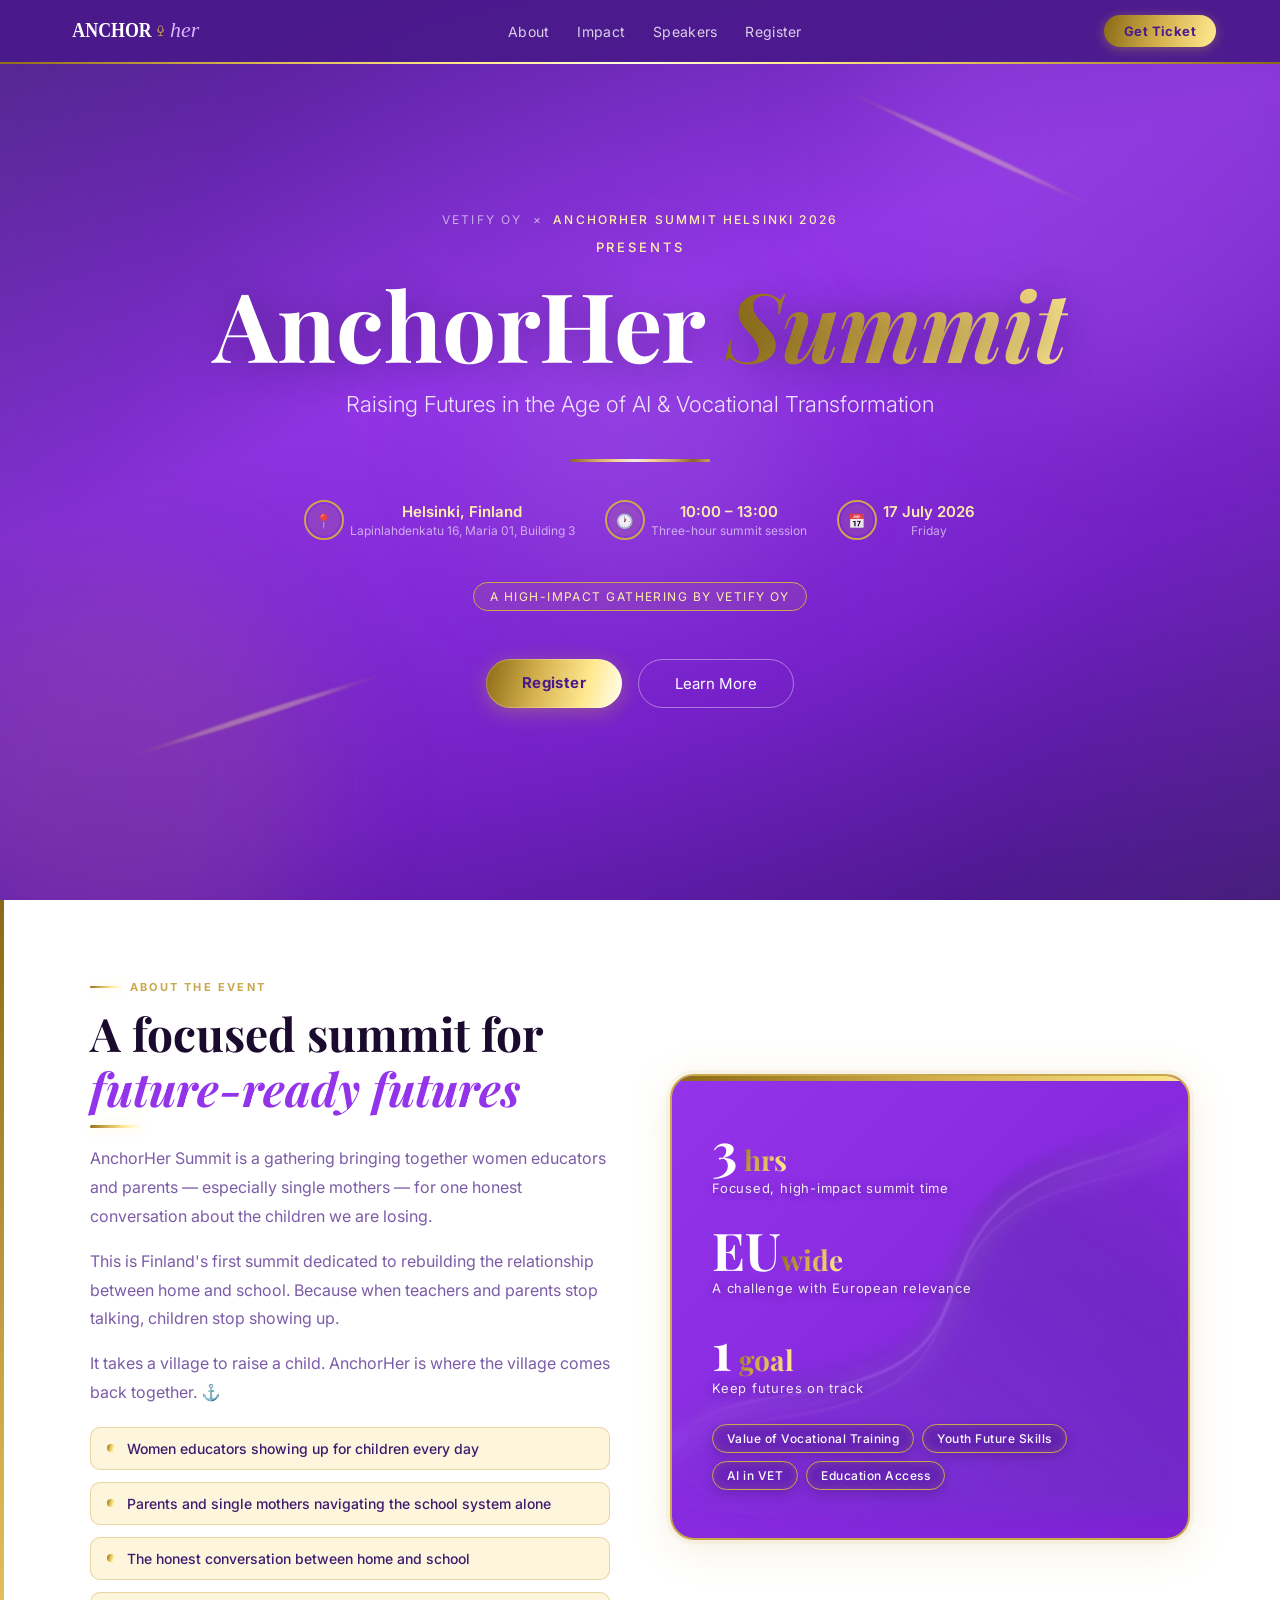
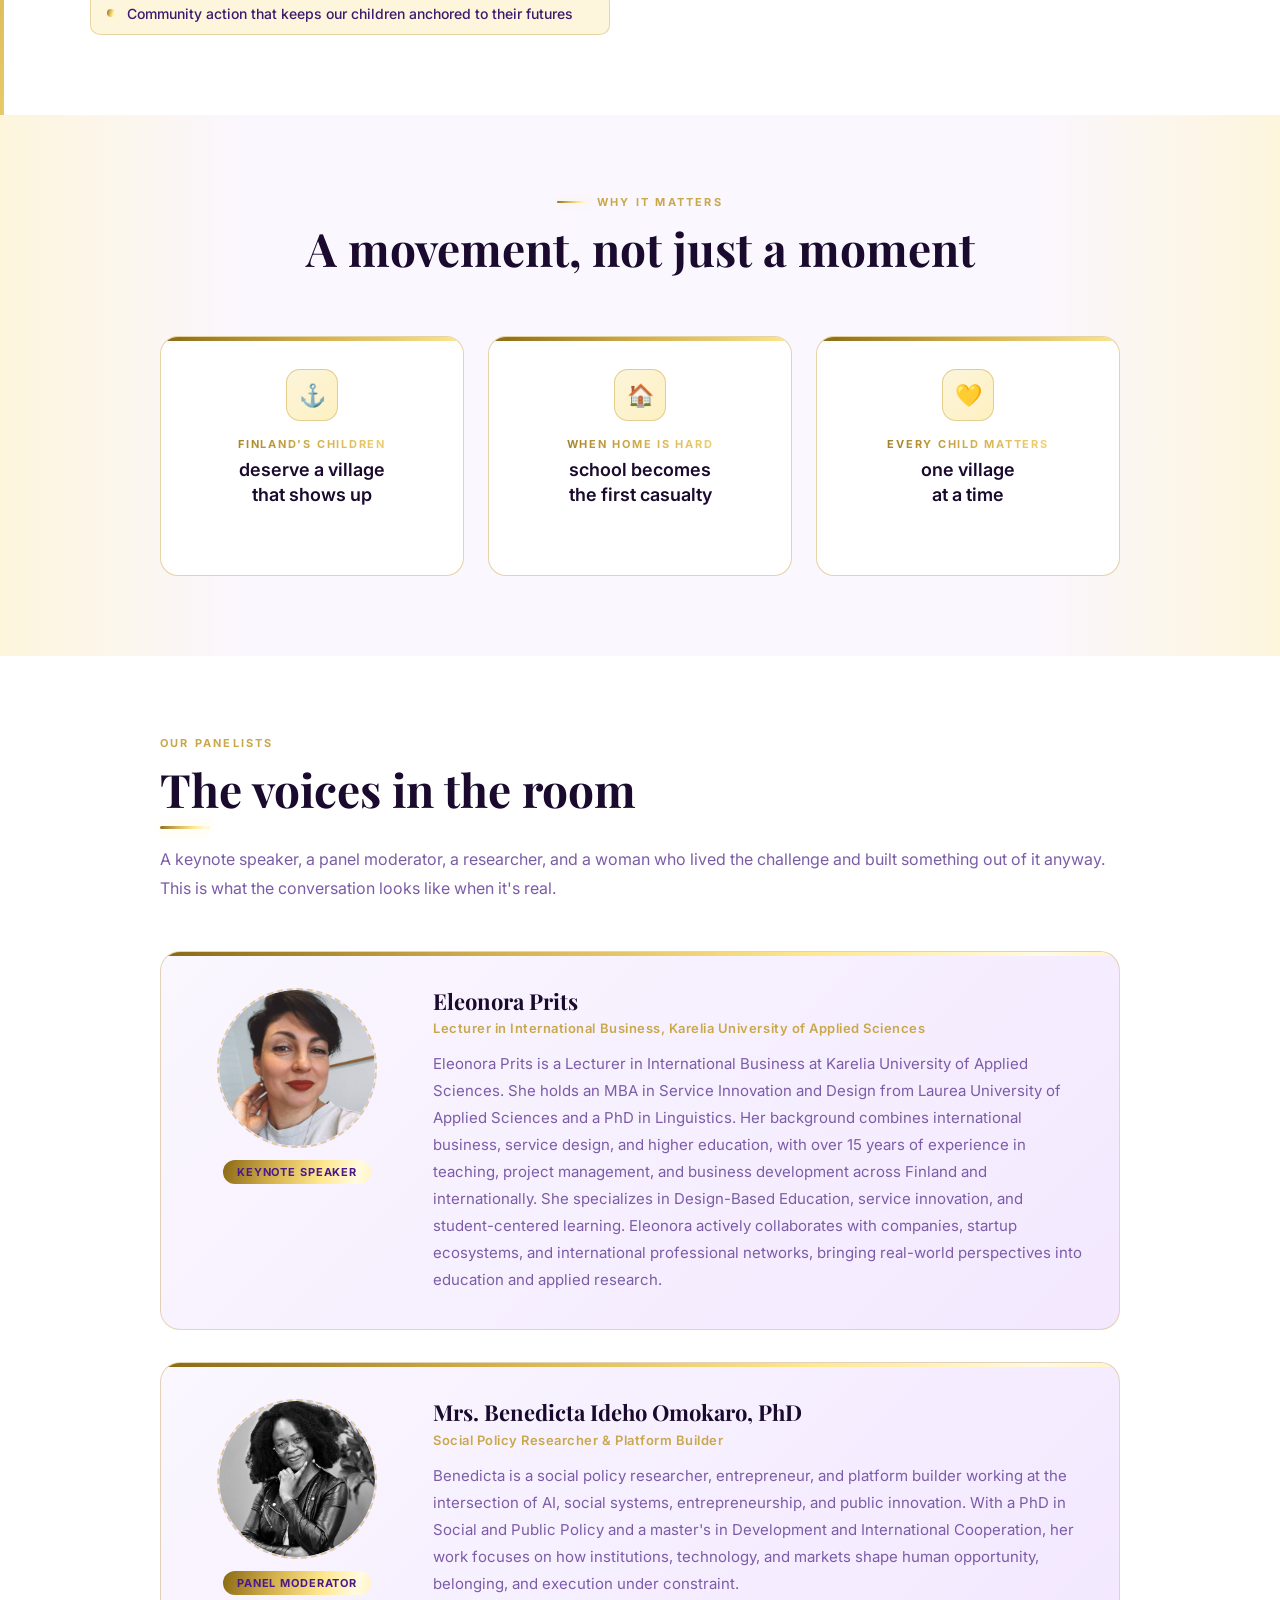
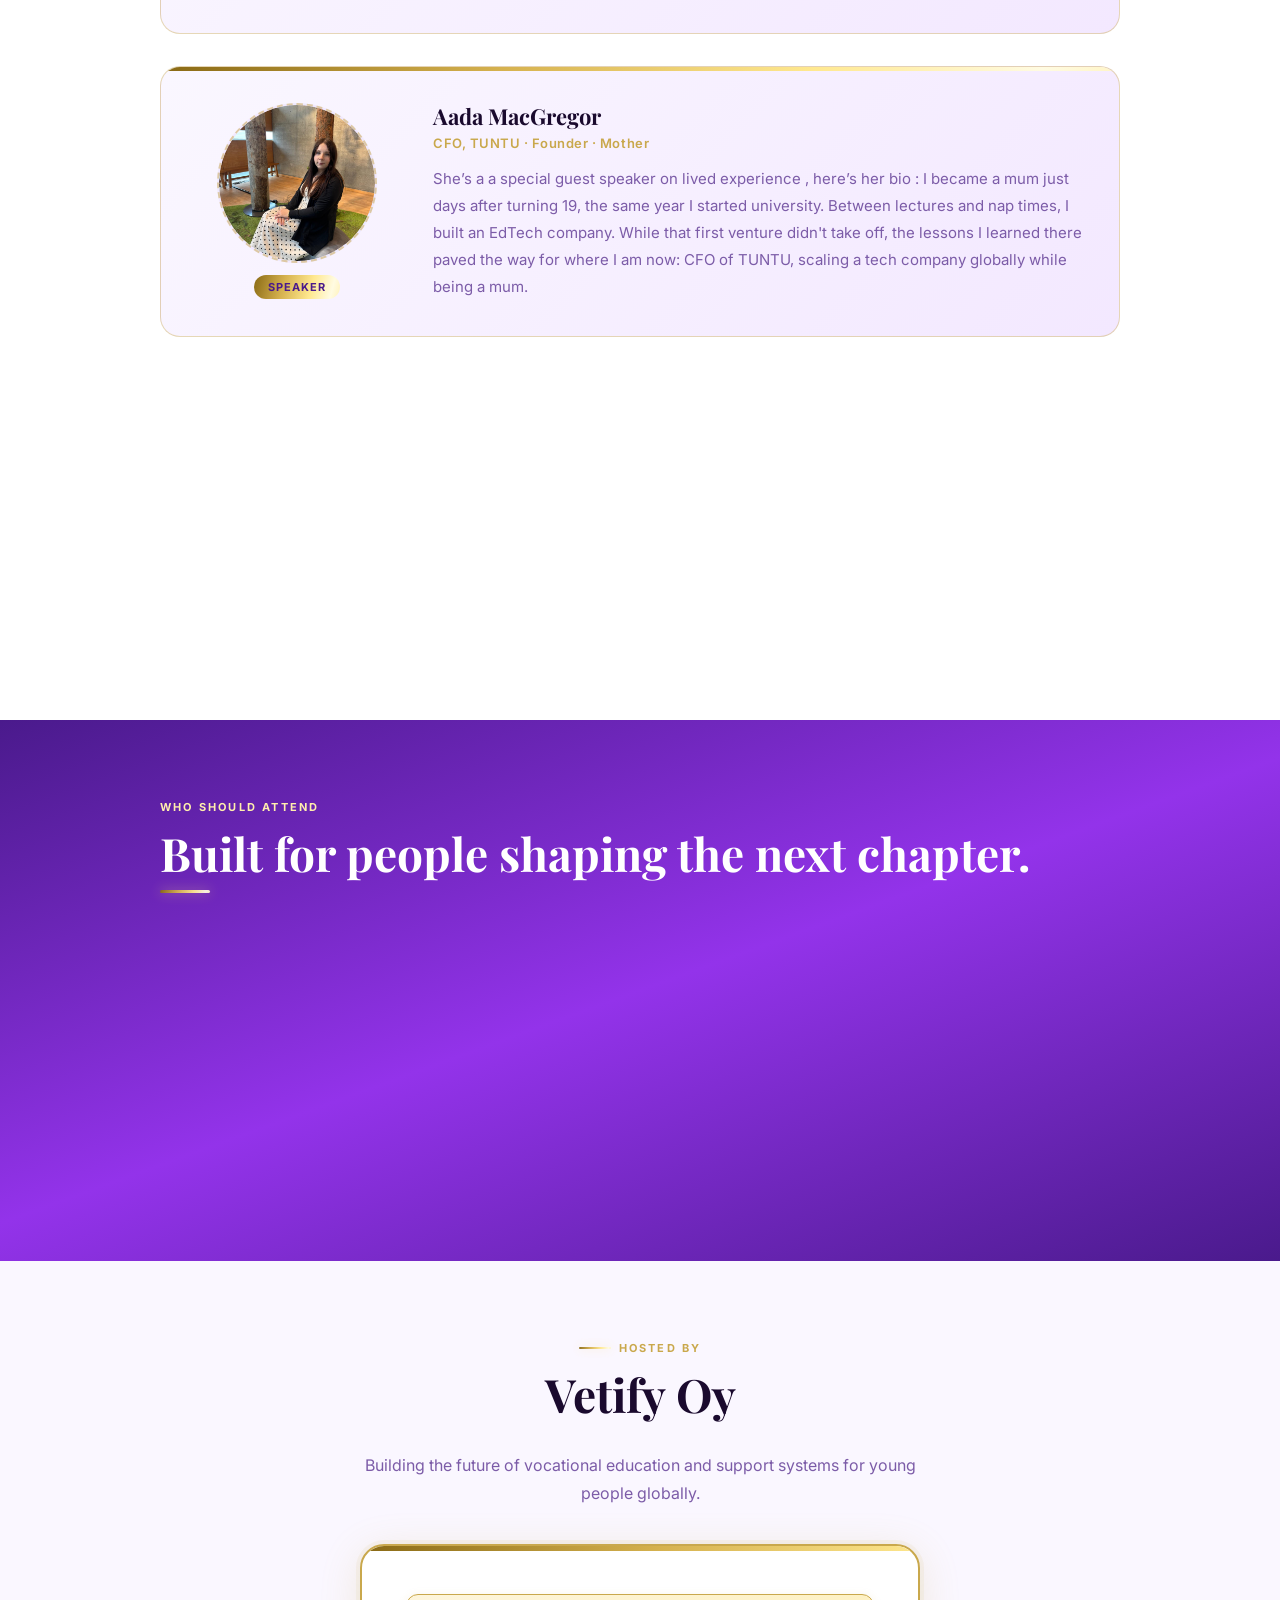
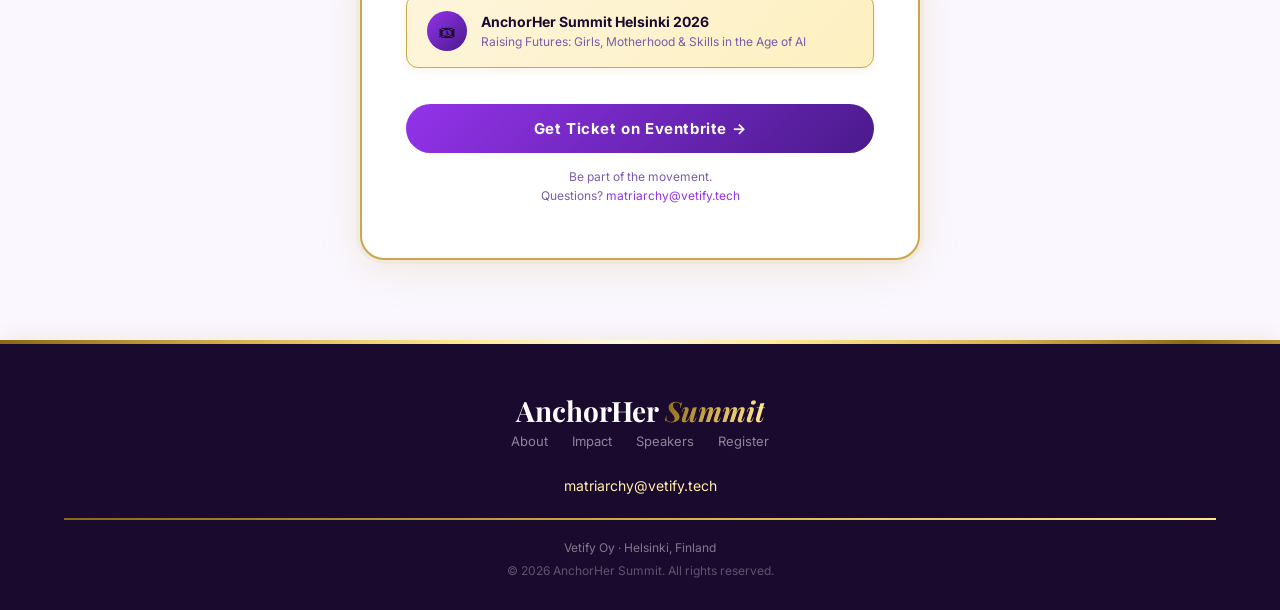
<file: index.html>
<!DOCTYPE html>
<html lang="en">
  <head>
    <meta charset="UTF-8" />
    <meta name="viewport" content="width=device-width, initial-scale=1.0" />
    <title>AnchorHer Summit Helsinki 2026 | Vetify Oy</title>
    <link
      href="https://fonts.googleapis.com/css2?family=Playfair+Display:ital,wght@0,400;0,600;0,700;1,400&family=Inter:wght@300;400;500;600&display=swap"
      rel="stylesheet"
    />
    <link rel="icon" type="image/x-icon" href="favicon.ico" />
    <link rel="stylesheet" href="styles.css" />
  </head>
  <body>
    <!-- NAV -->
    <nav>
      <div class="nav-brand">
        <img
          src="anchor_her_logo_gold_mic.svg"
          alt="AnchorHer logo"
          class="nav-brand-logo"
        />
      </div>
      <div class="nav-links">
        <a href="#about">About</a>
        <a href="#details">Impact</a>
        <a href="#speakers">Speakers</a>
        <a href="#register">Register</a>
      </div>
      <a
        href="https://www.eventbrite.com/e/anchor-her-2026-tickets-1987062125307?utm_experiment=test_share_listing&aff=ebdsshios&sg=4c2efbb95461419b3575d5b0c4563338e0e5903db232648cd153c966b1253287ff95b7b85a6dab81c7ffede39c8ee345f664fbf305e3b90b16de15519424bc4d80ee0aa42f02c22184fb0f5b1e31"
        target="_blank"
        rel="noopener noreferrer"
        class="nav-cta"
        >Get Ticket</a
      >
    </nav>

    <!-- HERO -->
    <section class="hero" id="home">
      <div class="hero-orb orb1"></div>
      <div class="hero-orb orb2"></div>
      <div class="hero-orb orb3"></div>
      <div class="gold-line gl1"></div>
      <div class="gold-line gl2"></div>

      <p class="hero-collab">
        Vetify Oy &nbsp;×&nbsp; <span>AnchorHer Summit Helsinki 2026</span>
      </p>
      <p class="hero-eyebrow">Presents</p>
      <h1 class="hero-title">AnchorHer <em>Summit</em></h1>
      <p class="hero-subtitle">
        Raising Futures in the Age of AI &amp; Vocational Transformation
      </p>

      <div class="hero-meta">
        <div class="hero-meta-item">
          <div class="hero-meta-icon">📍</div>
          <div class="hero-meta-text">
            <strong>Helsinki, Finland</strong>
            <span>Lapinlahdenkatu 16, Maria 01, Building 3</span>
          </div>
        </div>
        <div class="hero-meta-item">
          <div class="hero-meta-icon">🕐</div>
          <div class="hero-meta-text">
            <strong>10:00 – 13:00</strong>
            <span>Three-hour summit session</span>
          </div>
        </div>
        <div class="hero-meta-item">
          <div class="hero-meta-icon">📅</div>
          <div class="hero-meta-text">
            <strong>17 July 2026</strong>
            <span>Friday</span>
          </div>
        </div>
      </div>

      <div class="hero-badge">A high-impact gathering by Vetify Oy</div>

      <div class="hero-cta">
        <a
          href="https://www.eventbrite.com/e/anchor-her-2026-tickets-1987062125307?utm_experiment=test_share_listing&aff=ebdsshios&sg=4c2efbb95461419b3575d5b0c4563338e0e5903db232648cd153c966b1253287ff95b7b85a6dab81c7ffede39c8ee345f664fbf305e3b90b16de15519424bc4d80ee0aa42f02c22184fb0f5b1e31"
          target="_blank"
          rel="noopener noreferrer"
          class="btn-primary"
          >Register</a
        >
        <a href="#about" class="btn-outline">Learn More</a>
      </div>
    </section>

    <!-- ABOUT -->
    <section class="about" id="about">
      <div class="about-grid">
        <div>
          <p class="section-label">About the Event</p>
          <h2 class="section-title">
            A focused summit for <em>future-ready futures</em>
          </h2>

          <p class="section-body">
            AnchorHer Summit is a gathering bringing together women educators
            and parents — especially single mothers — for one honest
            conversation about the children we are losing.
          </p>
          <p class="section-body" style="margin-top: 16px">
            This is Finland's first summit dedicated to rebuilding the
            relationship between home and school. Because when teachers and
            parents stop talking, children stop showing up.
          </p>
          <p class="section-body" style="margin-top: 16px">
            It takes a village to raise a child. AnchorHer is where the village
            comes back together. ⚓
          </p>

          <div class="audience-list">
            <div class="audience-item">
              <div class="audience-dot"></div>
              <span>Women educators showing up for children every day</span>
            </div>
            <div class="audience-item">
              <div class="audience-dot"></div>
              <span
                >Parents and single mothers navigating the school system
                alone</span
              >
            </div>
            <div class="audience-item">
              <div class="audience-dot"></div>
              <span>The honest conversation between home and school</span>
            </div>
            <div class="audience-item">
              <div class="audience-dot"></div>
              <span
                >Community action that keeps our children anchored to their
                futures</span
              >
            </div>
          </div>
        </div>
        <div class="about-visual">
          <div class="about-visual-accent"></div>
          <div class="about-stat">
            <div class="about-stat-num">3<span> hrs</span></div>
            <div class="about-stat-label">Focused, high-impact summit time</div>
          </div>
          <div class="about-stat">
            <div class="about-stat-num">EU<span>wide</span></div>
            <div class="about-stat-label">
              A challenge with European relevance
            </div>
          </div>
          <div class="about-stat">
            <div class="about-stat-num">1<span> goal</span></div>
            <div class="about-stat-label">Keep futures on track</div>
          </div>
          <div class="about-tags">
            <div class="tag">Value of Vocational Training</div>
            <div class="tag">Youth Future Skills</div>
            <div class="tag">AI in VET</div>
            <div class="tag">Education Access</div>
          </div>
        </div>
      </div>
    </section>

    <!-- DETAILS -->
    <section class="details" id="details">
      <div class="section-center">
        <p class="section-label" style="justify-content: center">
          Why It Matters
        </p>
        <h2 class="section-title no-underline">
          A movement, not just a moment
        </h2>
      </div>
      <div class="details-grid">
        <div class="detail-card">
          <div class="detail-icon">⚓</div>
          <div class="detail-label">Finland's Children</div>
          <div class="detail-value">deserve a village<br />that shows up</div>
        </div>
        <div class="detail-card">
          <div class="detail-icon">🏠</div>
          <div class="detail-label">When Home Is Hard</div>
          <div class="detail-value">school becomes<br />the first casualty</div>
        </div>
        <div class="detail-card">
          <div class="detail-icon">💛</div>
          <div class="detail-label">Every Child Matters</div>
          <div class="detail-value">one village<br />at a time</div>
        </div>
      </div>
    </section>

    <!-- SPEAKERS -->
    <section class="speakers" id="speakers">
      <div class="speakers-inner">
        <div class="section-center section-center-wide section-header-left">
          <p class="section-label">Our Panelists</p>
          <h2 class="section-title">The voices in the room</h2>
          <p class="section-body speakers-intro">
            A keynote speaker, a panel moderator, a researcher, and a woman who
            lived the challenge and built something out of it anyway. This is
            what the conversation looks like when it's real.
          </p>
        </div>

        <div class="speakers-grid speakers-grid-full">
          <!-- KEYNOTE SPEAKER — Eleonora Prits -->
          <div class="speaker-card speaker-card-full">
            <div class="speaker-photo-wrap">
              <div class="speaker-avatar">
                <img src="keynote.jpeg" alt="Eleonora Prits" />
              </div>
              <div class="speaker-role-badge">Keynote Speaker</div>
            </div>
            <div class="speaker-info">
              <div class="speaker-name-ph">Eleonora Prits</div>
              <div class="speaker-role-ph">
                Lecturer in International Business, Karelia University of
                Applied Sciences
              </div>
              <p class="speaker-bio">
                Eleonora Prits is a Lecturer in International Business at Karelia University of Applied Sciences. She holds an MBA in Service Innovation and Design from Laurea University of Applied Sciences and a PhD in Linguistics. Her background combines international business, service design, and higher education, with over 15 years of experience in teaching, project management, and business development across Finland and internationally. She specializes in Design-Based Education, service innovation, and student-centered learning. Eleonora actively collaborates with companies, startup ecosystems, and international professional networks, bringing real-world perspectives into education and applied research.
              </p>
            </div>
          </div>

          <!-- PANELIST 1 — Panel Moderator -->
          <div class="speaker-card speaker-card-full">
            <div class="speaker-photo-wrap">
              <div class="speaker-avatar">
                <img src="first.jpeg" alt="Mrs. Benedicta Ideho Omokaro, PhD" />
              </div>
              <div class="speaker-role-badge">Panel Moderator</div>
            </div>
            <div class="speaker-info">
              <div class="speaker-name-ph">
                Mrs. Benedicta Ideho Omokaro, PhD
              </div>
              <div class="speaker-role-ph">
                Social Policy Researcher &amp; Platform Builder
              </div>
              <p class="speaker-bio">
                Benedicta is a social policy researcher, entrepreneur, and
                platform builder working at the intersection of AI, social
                systems, entrepreneurship, and public innovation. With a PhD in
                Social and Public Policy and a master's in Development and
                International Cooperation, her work focuses on how institutions,
                technology, and markets shape human opportunity, belonging, and
                execution under constraint.
              </p>
            </div>
          </div>

          <!-- PANELIST 3 — Aada -->
          <div class="speaker-card speaker-card-full">
            <div class="speaker-photo-wrap">
              <div class="speaker-avatar">
                <img src="aado.jpeg" alt="Aada" />
              </div>
              <div class="speaker-role-badge">Speaker</div>
            </div>
            <div class="speaker-info">
              <div class="speaker-name-ph">Aada MacGregor</div>
              <div class="speaker-role-ph">CFO, TUNTU · Founder · Mother</div>
              <p class="speaker-bio">
                She’s a a special guest speaker on lived experience , here’s her
                bio : I became a mum just days after turning 19, the same year I
                started university. Between lectures and nap times, I built an
                EdTech company. While that first venture didn't take off, the
                lessons I learned there paved the way for where I am now: CFO of
                TUNTU, scaling a tech company globally while being a mum.
              </p>
            </div>
          </div>

          <!-- PANELIST 4 — Anna Fatima Sambou -->
          <div class="speaker-card speaker-card-full">
            <div class="speaker-photo-wrap">
              <div class="speaker-avatar">
                <img src="anna.jpeg" alt="Anna Fatima Sambou" />
              </div>
              <div class="speaker-role-badge">Youth Moderator</div>
            </div>
            <div class="speaker-info">
              <div class="speaker-name-ph">Anna Fatima Sambou</div>
              <div class="speaker-role-ph">
                Founder, MunKamu Oy | IT Talent Acquisition Specialist |
                Business Development Professional
              </div>
              <p class="speaker-bio">
                Anna Fatima Sambou is a business development professional and
                tech-focused talent acquisition specialist with over a decade of
                experience in international business management, growth
                strategy, and organizational development. She has built her
                career at the intersection of technology, talent, and business
                growth, helping companies identify top IT talent, expand into
                new markets, and build sustainable teams.
              </p>
            </div>
          </div>
        </div>
      </div>
    </section>

    <!-- PERKS -->
    <section class="perks" id="perks">
      <div class="perks-inner">
        <div class="section-center section-center-wide section-header-left">
          <p class="section-label">Who Should Attend</p>
          <h2 class="section-title" style="color: white">
            Built for people shaping the next chapter.
          </h2>
        </div>
        <div class="perks-grid">
          <div class="perk-card">
            <div class="perk-icon">🎓</div>
            <div class="perk-title">Educators</div>
            <div class="perk-desc">
              K-12 and vocational educators working to keep girls and young
              mothers in education.
            </div>
          </div>
          <div class="perk-card">
            <div class="perk-icon">💡</div>
            <div class="perk-title">EdTech Leaders</div>
            <div class="perk-desc">
              People building tools, platforms, and services for future-ready
              learning.
            </div>
          </div>
          <div class="perk-card">
            <div class="perk-icon">🏛️</div>
            <div class="perk-title">Policy &amp; Community Leaders</div>
            <div class="perk-desc">
              Municipalities, NGOs, employers, and workforce innovators.
            </div>
          </div>
        </div>
      </div>
    </section>

    <!-- REGISTER -->
    <section class="register" id="register">
      <div class="register-inner">
        <div class="section-center register-intro" style="margin-bottom: 36px">
          <p class="section-label" style="justify-content: center">Hosted By</p>
          <h2 class="section-title no-underline">Vetify Oy</h2>
          <p class="section-body" style="margin: 0 auto; text-align: center">
            Building the future of vocational education and support systems for
            young people globally.
          </p>
        </div>
        <div class="register-card">
          <div class="free-ticket-banner">
            <div class="ticket-icon">🎟</div>
            <div class="ticket-info">
              <strong>AnchorHer Summit Helsinki 2026</strong>
              <span
                >Raising Futures: Girls, Motherhood &amp; Skills in the Age of
                AI</span
              >
            </div>
          </div>
          <div style="text-align: center; padding: 8px 0 4px">
            <a
              href="https://www.eventbrite.com/e/anchor-her-2026-tickets-1987062125307?utm_experiment=test_share_listing&aff=ebdsshios&sg=4c2efbb95461419b3575d5b0c4563338e0e5903db232648cd153c966b1253287ff95b7b85a6dab81c7ffede39c8ee345f664fbf305e3b90b16de15519424bc4d80ee0aa42f02c22184fb0f5b1e31"
              target="_blank"
              rel="noopener noreferrer"
              class="submit-btn"
            >
              Get Ticket on Eventbrite →
            </a>
            <p class="form-note">
              Be part of the movement.<br />
              Questions?
              <a href="mailto:matriarchy@vetify.tech">matriarchy@vetify.tech</a>
            </p>
          </div>
        </div>
      </div>
    </section>

    <!-- FOOTER -->
    <footer>
      <div class="footer-brand">AnchorHer <em>Summit</em></div>
      <div class="footer-links">
        <a href="#about">About</a>
        <a href="#details">Impact</a>
        <a href="#speakers">Speakers</a>
        <a href="#register">Register</a>
      </div>
      <div class="footer-email">matriarchy@vetify.tech</div>
      <div class="footer-divider"></div>
      <div class="footer-orgs">Vetify Oy · Helsinki, Finland</div>
      <div class="footer-copy">
        © 2026 AnchorHer Summit. All rights reserved.
      </div>
    </footer>

    <script src="script.js"></script>
  </body>
</html>
</file>
<file: styles.css>
/* ─── VARIABLES ─────────────────────────────────────────── */
:root {
  --purple-dark: #4a1a8c; /* Nav background, button gradients, deep shadows */
  --purple-main: #7c22d4; /* General purple, about section visual */
  --purple-vivid: #9333ea; /* Primary accent, links, section labels, form inputs */
  --purple-bright: #a855f7; /* Lighter accent, speaker avatar gradients */
  --purple-mid: #b57bee; /* Mid-tone, transitions */
  --purple-light: #d8b4fe; /* Light tint */
  --purple-pale: #f3e8ff; /* Background tints, speaker card backgrounds */
  /* flat gold fallbacks */
  --gold: #c9a84c;
  --gold-light: #ffefad;
  --gold-pale: #fdf5dc;

  /* metallic gold: dark → mid → bright highlight → mid → dark */
  --gold-metal: linear-gradient(
    105deg,
    #896914 0%,
    #d6b24f 20%,
    #ffe88f 38%,
    #fffbe2 50%,
    #ffe88f 62%,
    #d6b24f 80%,
    #896914 100%
  );

  /* shimmer version — oversized so it can animate */
  --gold-shimmer: linear-gradient(
    105deg,
    #896914 0%,
    #d6b24f 18%,
    #ffe88f 34%,
    #fffbe2 46%,
    #ffe88f 58%,
    #d6b24f 74%,
    #896914 88%,
    #d6b24f 100%
  );

  --white: #ffffff;
  --off-white: #faf7ff;
  --text-dark: #1a0a2e;
  --text-mid: #3d1a6e;
  --text-muted: #7c5ca8;
}

/* Utility: apply to any element that should use the gold gradient */
.gold-shiny {
  background: var(--gold-shimmer);
  background-size: 200% auto;
}

/* ─── RESET ─────────────────────────────────────────────────*/
* {
  margin: 0;
  padding: 0;
  box-sizing: border-box;
}
html {
  scroll-behavior: smooth;
}
body {
  font-family: "Inter", sans-serif;
  background: var(--off-white);
  color: var(--text-dark);
  overflow-x: hidden;
}

/* ─── NAV ────────────────────────────────────────────────── */
nav {
  position: fixed;
  top: 0;
  left: 0;
  right: 0;
  z-index: 100;
  background: rgba(74, 26, 140, 0.95);
  backdrop-filter: blur(8px);
  display: flex;
  align-items: center;
  justify-content: space-between;
  padding: 0 5%;
  height: 64px;
  border-bottom: 2px solid transparent;
  border-image: var(--gold-metal) 1;
}
.nav-brand {
  display: flex;
  align-items: center;
  justify-content: center;
  padding: 0;
  flex: 0 0 auto;
}
.nav-brand-logo {
  width: auto;
  height: 40px;
  max-width: min(42vw, 250px);
  display: block;
  flex-shrink: 0;
}
.nav-links {
  display: flex;
  gap: 28px;
}
.nav-links a {
  color: rgba(255, 255, 255, 0.8);
  text-decoration: none;
  font-size: 14px;
  font-weight: 400;
  letter-spacing: 0.02em;
  transition: color 0.2s;
}
.nav-links a:hover {
  color: var(--gold-light);
}
.nav-cta {
  background: var(--gold-shimmer);
  background-size: 300% auto;
  color: var(--purple-dark);
  padding: 8px 20px;
  border-radius: 24px;
  font-size: 13px;
  font-weight: 700;
  text-decoration: none;
  letter-spacing: 0.03em;
  box-shadow: 0 2px 12px rgba(201, 168, 76, 0.4);
}

/* ─── HERO ───────────────────────────────────────────────── */
.hero {
  min-height: 100vh;
  background: linear-gradient(
    160deg,
    var(--purple-dark) 0%,
    var(--purple-vivid) 40%,
    var(--purple-main) 70%,
    var(--purple-dark) 100%
  );
  display: flex;
  flex-direction: column;
  align-items: center;
  justify-content: center;
  text-align: center;
  padding: 80px 5% 60px;
  position: relative;
  overflow: hidden;
}
.hero::before {
  content: "";
  position: absolute;
  inset: 0;
  background: radial-gradient(
    circle at center,
    transparent 35%,
    rgba(38, 7, 86, 0.18) 100%
  );
  pointer-events: none;
}
.hero::after {
  content: "";
  position: absolute;
  inset: 0;
  background: linear-gradient(
      115deg,
      rgba(255, 255, 255, 0.05) 0%,
      transparent 18%,
      transparent 82%,
      rgba(255, 239, 173, 0.04) 100%
    ),
    linear-gradient(180deg, rgba(255, 255, 255, 0.02), rgba(0, 0, 0, 0.06));
  pointer-events: none;
}
.hero-orb {
  position: absolute;
  border-radius: 50%;
  background: rgba(168, 85, 247, 0.25);
  filter: blur(60px);
}
.orb1 {
  width: 500px;
  height: 500px;
  top: -100px;
  right: -100px;
}
.orb2 {
  width: 400px;
  height: 400px;
  bottom: -80px;
  left: -80px;
  background: rgba(201, 168, 76, 0.12);
}
.orb3 {
  width: 300px;
  height: 300px;
  top: 50%;
  left: 50%;
  transform: translate(-50%, -50%);
  background: rgba(181, 123, 238, 0.2);
}

.gold-line {
  position: absolute;
  width: 260px;
  height: 10px;
  opacity: 0.42;
  border-radius: 999px;
  background: radial-gradient(
    ellipse at center,
    rgba(255, 239, 173, 0.95) 0%,
    rgba(255, 239, 173, 0.72) 34%,
    rgba(201, 168, 76, 0.22) 58%,
    rgba(201, 168, 76, 0) 76%
  );
  filter: blur(0.3px);
  transform-origin: center;
}
.gl1 {
  top: 16%;
  right: 14%;
  transform: rotate(25deg) skewX(-18deg) scaleY(0.85);
}
.gl2 {
  bottom: 20%;
  left: 10%;
  transform: rotate(-18deg) skewX(16deg) scaleY(0.85);
}

.hero-collab {
  color: rgba(255, 255, 255, 0.6);
  font-size: 12px;
  letter-spacing: 0.18em;
  text-transform: uppercase;
  margin-bottom: 12px;
  position: relative;
  z-index: 1;
}
.hero-collab span {
  color: var(--gold-light);
  font-weight: 500;
}
.hero-eyebrow {
  font-size: 13px;
  letter-spacing: 0.22em;
  text-transform: uppercase;
  color: var(--gold-light);
  font-weight: 500;
  margin-bottom: 20px;
  position: relative;
  z-index: 1;
}
.hero-title {
  font-family: "Playfair Display", Georgia, serif;
  font-size: clamp(52px, 8vw, 96px);
  font-weight: 700;
  color: var(--white);
  line-height: 1;
  margin-bottom: 16px;
  position: relative;
  z-index: 1;
  text-shadow: 0 2px 40px rgba(0, 0, 0, 0.3);
}
.hero-title em {
  font-style: italic;
  background: var(--gold-shimmer);
  background-size: 300% auto;
  -webkit-background-clip: text;
  -webkit-text-fill-color: transparent;
  background-clip: text;
}
.hero-subtitle {
  font-size: clamp(16px, 2.5vw, 22px);
  color: rgba(255, 255, 255, 0.85);
  font-weight: 300;
  max-width: none;
  width: fit-content;
  white-space: nowrap;
  line-height: 1.6;
  margin: 0 auto 40px;
  position: relative;
  z-index: 1;
  padding: 0 0 40px;
  text-align: left;
}
.hero-subtitle::after {
  content: "";
  position: absolute;
  left: 50%;
  bottom: 0;
  width: 140px;
  height: 3px;
  background: var(--gold-shimmer);
  border-radius: 999px;
  opacity: 0.9;
  transform: translateX(-50%);
}
.hero-meta {
  display: flex;
  gap: 32px;
  justify-content: center;
  flex-wrap: wrap;
  margin-top: 0;
  margin-bottom: 44px;
  position: relative;
  z-index: 1;
}
.hero-meta-item {
  display: flex;
  align-items: center;
  gap: 8px;
  color: rgba(255, 255, 255, 0.9);
  font-size: 14px;
}
.hero-meta-icon {
  min-width: 36px;
  height: 36px;
  border-radius: 50%;
  background: rgba(201, 168, 76, 0.15);
  border: 2px solid transparent;
  border-radius: 50%;
  background-clip: padding-box;
  outline: 2px solid var(--gold);
  outline-offset: 0;
  display: flex;
  align-items: center;
  justify-content: center;
  font-size: 14px;
}
.hero-meta-text strong {
  display: block;
  font-size: 15px;
  font-weight: 600;
  color: var(--gold-light);
}
.hero-meta-text span {
  font-size: 12px;
  color: rgba(255, 255, 255, 0.6);
}
.hero-badge {
  background: rgba(201, 168, 76, 0.1);
  border: 1px solid var(--gold);
  color: var(--gold-light);
  font-size: 12px;
  letter-spacing: 0.12em;
  text-transform: uppercase;
  padding: 6px 16px;
  border-radius: 24px;
  margin-bottom: 48px;
  position: relative;
  z-index: 1;
}
.hero-cta {
  display: flex;
  gap: 16px;
  justify-content: center;
  flex-wrap: wrap;
  position: relative;
  z-index: 1;
}

.btn-primary {
  background: var(--gold-metal);
  background-size: 200% auto;
  color: var(--purple-dark);
  padding: 14px 36px;
  border-radius: 32px;
  font-size: 15px;
  font-weight: 700;
  text-decoration: none;
  letter-spacing: 0.03em;
  box-shadow: 0 4px 20px rgba(201, 168, 76, 0.38),
    0 0 0 1px rgba(255, 250, 235, 0.24) inset;
  transition: transform 0.15s, box-shadow 0.2s;
}
.btn-primary:hover {
  transform: translateY(-2px);
  box-shadow: 0 8px 30px rgba(201, 168, 76, 0.55);
}

.btn-outline {
  border: 1px solid rgba(255, 255, 255, 0.4);
  color: var(--white);
  padding: 14px 36px;
  border-radius: 32px;
  font-size: 15px;
  font-weight: 400;
  text-decoration: none;
  transition: border-color 0.2s, background 0.2s;
}
.btn-outline:hover {
  border-color: var(--gold-light);
  background: rgba(201, 168, 76, 0.1);
}

/* ─── SHARED SECTION STYLES ──────────────────────────────── */
section {
  padding: 80px 5%;
}
.section-label {
  font-size: 11px;
  letter-spacing: 0.2em;
  text-transform: uppercase;
  color: var(--gold);
  font-weight: 700;
  margin-bottom: 12px;
  display: flex;
  align-items: center;
  gap: 8px;
}
.section-label::before {
  content: "";
  display: block;
  width: 32px;
  height: 2px;
  background: var(--gold-shimmer);
  background-size: 200% auto;
  border-radius: 999px;
  opacity: 0.95;
  box-shadow: 0 0 10px rgba(255, 227, 127, 0.45);
}
.section-title {
  font-family: "Playfair Display", serif;
  font-size: clamp(30px, 4vw, 46px);
  font-weight: 700;
  color: var(--text-dark);
  line-height: 1.2;
  margin-bottom: 16px;
  position: relative;
  padding-bottom: 12px;
}
.section-title::after {
  content: "";
  position: absolute;
  bottom: 0;
  left: 0;
  width: 50px;
  height: 3px;
  background: var(--gold-shimmer);
  background-size: 200% auto;
  border-radius: 999px;
  opacity: 0.95;
  box-shadow: 0 0 12px rgba(255, 227, 127, 0.5);
}

.section-title.no-underline::after {
  display: none;
}

.section-title em {
  color: var(--purple-vivid);
  font-style: italic;
}
.section-body {
  font-size: 16px;
  line-height: 1.8;
  color: var(--text-muted);
  max-width: 620px;
}
.speakers .speakers-intro {
  max-width: 960px;
}
.section-center-wide {
  max-width: 960px;
}
.details .section-center {
  max-width: 960px;
}
.section-center {
  text-align: center;
  max-width: 600px;
  margin: 0 auto 48px;
}

.section-header-left {
  max-width: 960px;
  text-align: left;
}

.section-header-left .section-label {
  justify-content: flex-start;
}

.section-header-left .section-label::before {
  display: none;
}

.section-header-left .gold-divider {
  display: none;
}

gold-divider {
  width: 80px;
  height: 4px;
  background: var(--gold-shimmer);
  background-size: 300% auto;
  margin: 16px 0 32px;
  border-radius: 2px;
  box-shadow: 0 2px 8px rgba(201, 168, 76, 0.4);
}

/* ─── ABOUT ──────────────────────────────────────────────── */
.about {
  background: var(--white);
  position: relative;
}
.about::before {
  content: "";
  position: absolute;
  left: 0;
  top: 0;
  bottom: 0;
  width: 4px;
  background: var(--gold-shimmer);
  background-size: 100% 400%;
}
.about-grid {
  display: grid;
  grid-template-columns: 1fr 1fr;
  gap: 60px;
  align-items: center;
  max-width: 1100px;
  margin: 0 auto;
}
.about-visual {
  background: linear-gradient(135deg, var(--purple-vivid), var(--purple-main));
  border-radius: 24px;
  padding: 48px 40px;
  position: relative;
  overflow: hidden;
  border: 2px solid var(--gold);
  box-shadow: 0 8px 40px rgba(201, 168, 76, 0.2),
    0 0 0 4px rgba(201, 168, 76, 0.08);
}
.about-visual::before {
  content: "";
  position: absolute;
  top: 0;
  left: 0;
  right: 0;
  height: 5px;
  background: var(--gold-shimmer);
  background-size: 300% auto;
}
.about-visual-accent {
  position: absolute;
  inset: 0;
  pointer-events: none;
  z-index: 0;
  overflow: hidden;
}

.about-visual-accent::before {
  content: "";
  position: absolute;
  inset: 0;
  background-image: url("data:image/svg+xml,%3Csvg xmlns='http://www.w3.org/2000/svg' width='900' height='700' viewBox='0 0 900 700'%3E%3Cdefs%3E%3Cfilter id='soft'%3E%3CfeGaussianBlur stdDeviation='18'/%3E%3C/filter%3E%3Cfilter id='mid'%3E%3CfeGaussianBlur stdDeviation='8'/%3E%3C/filter%3E%3Cfilter id='sharp'%3E%3CfeGaussianBlur stdDeviation='1.5'/%3E%3C/filter%3E%3ClinearGradient id='g1' x1='100%25' y1='0%25' x2='0%25' y2='100%25'%3E%3Cstop offset='0%25' stop-color='%234c1d95' stop-opacity='0'/%3E%3Cstop offset='30%25' stop-color='%234c1d95' stop-opacity='0.86'/%3E%3Cstop offset='70%25' stop-color='%235b21b6' stop-opacity='0.72'/%3E%3Cstop offset='100%25' stop-color='%235b21b6' stop-opacity='0'/%3E%3C/linearGradient%3E%3ClinearGradient id='g2' x1='100%25' y1='0%25' x2='0%25' y2='100%25'%3E%3Cstop offset='0%25' stop-color='%236d28d9' stop-opacity='0'/%3E%3Cstop offset='35%25' stop-color='%236d28d9' stop-opacity='0.72'/%3E%3Cstop offset='65%25' stop-color='%237c3aed' stop-opacity='0.58'/%3E%3Cstop offset='100%25' stop-color='%237c3aed' stop-opacity='0'/%3E%3C/linearGradient%3E%3ClinearGradient id='g3' x1='100%25' y1='0%25' x2='0%25' y2='100%25'%3E%3Cstop offset='0%25' stop-color='%23d8b4fe' stop-opacity='0'/%3E%3Cstop offset='25%25' stop-color='%23d8b4fe' stop-opacity='0.85'/%3E%3Cstop offset='75%25' stop-color='%23f3e8ff' stop-opacity='0.6'/%3E%3Cstop offset='100%25' stop-color='%23d8b4fe' stop-opacity='0'/%3E%3C/linearGradient%3E%3C/defs%3E%3C!-- BIG wave body 1 --%3E%3Cpath d='M900 0 C820 80 680 60 580 160 C480 260 520 380 380 440 C240 500 120 460 0 560 L0 700 L900 700 Z' fill='url(%23g1)' filter='url(%23soft)' opacity='0.7'/%3E%3C!-- BIG wave body 2 — offset --%3E%3Cpath d='M900 60 C800 130 660 100 550 210 C440 320 490 430 340 500 C190 570 80 520 0 620 L0 700 L900 700 Z' fill='url(%23g2)' filter='url(%23mid)' opacity='0.5'/%3E%3C!-- edge highlight of wave 1 --%3E%3Cpath d='M900 0 C820 80 680 60 580 160 C480 260 520 380 380 440 C240 500 120 460 0 560' fill='none' stroke='url(%23g1)' stroke-width='60' stroke-linecap='round' filter='url(%23mid)' opacity='0.5'/%3E%3C!-- gold hairline 1 --%3E%3Cpath d='M900 10 C815 88 672 68 570 170 C468 272 510 390 368 452 C226 514 108 472 0 572' fill='none' stroke='url(%23g3)' stroke-width='1.8' stroke-linecap='round' filter='url(%23sharp)' opacity='0.9'/%3E%3C!-- gold hairline 2 — slightly offset --%3E%3Cpath d='M900 55 C808 128 662 105 558 208 C454 312 498 425 352 490 C206 555 92 512 0 612' fill='none' stroke='url(%23g3)' stroke-width='1.2' stroke-linecap='round' filter='url(%23sharp)' opacity='0.65'/%3E%3C!-- inner glow edge --%3E%3Cpath d='M900 30 C818 105 676 82 574 183 C472 284 515 397 372 460 C230 523 112 480 0 580' fill='none' stroke='rgba(216,180,254,0.25)' stroke-width='40' stroke-linecap='round' filter='url(%23soft)' opacity='0.6'/%3E%3C/svg%3E");
  background-size: 100% 100%;
  mix-blend-mode: screen;
  opacity: 0.58;
  filter: brightness(1.08) saturate(0.82);
  transform: translateY(6px);
}

.about-visual-accent::after {
  display: none;
}

.about-visual-line {
  display: none;
}
.about-stat {
  margin-bottom: 28px;
  position: relative;
  z-index: 2;
}
.about-stat-num {
  font-family: "Playfair Display", serif;
  font-size: 52px;
  font-weight: 700;
  color: var(--white);
  line-height: 1;
  margin-bottom: 4px;
}
.about-stat-num span {
  font-size: 28px;
  background: var(--gold-shimmer);
  background-size: 300% auto;
  -webkit-background-clip: text;
  -webkit-text-fill-color: transparent;
  background-clip: text;
}
.about-stat-label {
  font-size: 13px;
  color: rgba(255, 255, 255, 0.9);
  letter-spacing: 0.06em;
  text-shadow: 0 1px 8px rgba(26, 10, 46, 0.35);
}
.about-tags {
  display: flex;
  flex-wrap: wrap;
  gap: 8px;
  margin-top: 20px;
  position: relative;
  z-index: 3;
}
.tag {
  background: rgba(74, 26, 140, 0.42);
  border: 1.5px solid var(--gold);
  color: rgba(255, 255, 255, 0.98);
  font-size: 12px;
  padding: 6px 14px;
  border-radius: 16px;
  letter-spacing: 0.04em;
  font-weight: 500;
  box-shadow: 0 0 8px rgba(201, 168, 76, 0.22) inset,
    0 4px 12px rgba(0, 0, 0, 0.16);
  backdrop-filter: blur(2px);
}
.recurring-badge {
  display: flex;
  align-items: center;
  gap: 10px;
  margin-top: 20px;
  margin-bottom: 8px;
  background: var(--gold-pale);
  border: 1.5px solid var(--gold);
  border-radius: 10px;
  padding: 12px 16px;
  box-shadow: 0 2px 12px rgba(201, 168, 76, 0.15);
}
.recurring-badge span:first-child {
  font-size: 18px;
  color: var(--gold);
}
.recurring-badge span:last-child {
  font-size: 13px;
  color: var(--text-mid);
  font-weight: 500;
}
.audience-list {
  display: flex;
  flex-direction: column;
  gap: 12px;
  margin-top: 20px;
}
.audience-item {
  display: flex;
  align-items: center;
  gap: 12px;
  background: var(--gold-pale);
  border-radius: 10px;
  padding: 12px 16px;
  border: 1px solid rgba(201, 168, 76, 0.4);
}
.audience-dot {
  width: 8px;
  height: 8px;
  min-width: 8px;
  border-radius: 50%;
  background: var(--gold-metal);
  background-size: 200% auto;
}
.audience-item span {
  font-size: 14px;
  color: var(--text-mid);
  font-weight: 500;
}

/* ─── DETAILS ────────────────────────────────────────────── */
.details {
  background: linear-gradient(
    90deg,
    var(--gold-pale) 0%,
    var(--off-white) 20%,
    var(--off-white) 80%,
    var(--gold-pale) 100%
  );
}
.details-grid {
  display: grid;
  grid-template-columns: repeat(3, 1fr);
  gap: 24px;
  max-width: 960px;
  margin: 0 auto;
}
.detail-card {
  background: var(--white);
  border-radius: 18px;
  padding: 32px 28px;
  border: 1.5px solid rgba(201, 168, 76, 0.5);
  transition: transform 0.2s, box-shadow 0.2s;
  text-align: center;
  position: relative;
  overflow: hidden;
  min-height: 240px;
}
.detail-card::before {
  content: "";
  position: absolute;
  top: 0;
  left: 0;
  right: 0;
  height: 4px;
  background: var(--gold-shimmer);
  background-size: 300% auto;
}
.detail-card:hover {
  transform: translateY(-3px);
  box-shadow: 0 6px 24px rgba(201, 168, 76, 0.25);
}
.detail-icon {
  width: 52px;
  height: 52px;
  border-radius: 14px;
  background: linear-gradient(135deg, var(--gold-pale), #fdf0c0);
  display: flex;
  align-items: center;
  justify-content: center;
  margin: 0 auto 16px;
  font-size: 22px;
  border: 1px solid rgba(201, 168, 76, 0.5);
}
.detail-label {
  font-size: 11px;
  letter-spacing: 0.16em;
  text-transform: uppercase;
  background: var(--gold-shimmer);
  background-size: 300% auto;
  -webkit-background-clip: text;
  -webkit-text-fill-color: transparent;
  background-clip: text;
  font-weight: 700;
  margin-bottom: 6px;
}
.detail-value {
  font-size: 18px;
  font-weight: 600;
  color: var(--text-dark);
  line-height: 1.4;
}
.detail-sub {
  font-size: 13px;
  color: var(--text-muted);
  margin-top: 4px;
}
/* ─── SPEAKERS ───────────────────────────────────────────── */
.speakers {
  background: var(--white);
}
.speakers-inner {
  max-width: 960px;
  margin: 0 auto;
}
.speakers-grid {
  display: flex;
  flex-direction: column;
  gap: 32px;
  margin-top: 40px;
}
.speaker-card {
  display: grid;
  grid-template-columns: 200px 1fr;
  gap: 36px;
  align-items: start;
  border: 1.5px solid rgba(201, 168, 76, 0.4);
  border-radius: 20px;
  padding: 36px;
  background: linear-gradient(135deg, #faf7ff, #f3e8ff);
  position: relative;
  overflow: hidden;
  transition: box-shadow 0.2s;
}
.speaker-card:hover {
  box-shadow: 0 6px 28px rgba(201, 168, 76, 0.18);
  border-color: var(--gold);
}
.speaker-card::before {
  content: "";
  position: absolute;
  top: 0;
  left: 0;
  right: 0;
  height: 4px;
  background: var(--gold-shimmer);
  background-size: 200% auto;
}

.speaker-photo-wrap {
  display: flex;
  flex-direction: column;
  align-items: center;
  gap: 12px;
}
.speaker-avatar {
  width: 160px;
  height: 160px;
  border-radius: 50%;
  border: 2px dashed rgba(201, 168, 76, 0.5);
  background: linear-gradient(135deg, #f3e8ff, #ede9fe);
  display: flex;
  align-items: center;
  justify-content: center;
  position: relative;
  z-index: 1;
  overflow: hidden;
}
.speaker-avatar img {
  width: 100%;
  height: 100%;
  object-fit: cover;
  border-radius: 50%;
}
.speaker-avatar-inner {
  font-size: 12px;
  font-weight: 600;
  color: var(--gold);
  letter-spacing: 0.08em;
  text-transform: uppercase;
}
.speaker-role-badge {
  background: var(--gold-shimmer);
  background-size: 200% auto;
  color: var(--purple-dark);
  font-size: 11px;
  font-weight: 700;
  letter-spacing: 0.08em;
  text-transform: uppercase;
  padding: 5px 14px;
  border-radius: 20px;
  text-align: center;
  white-space: nowrap;
}
.speaker-info {
  display: flex;
  flex-direction: column;
  gap: 4px;
}
.speaker-name-ph {
  font-family: "Playfair Display", serif;
  font-size: 22px;
  font-weight: 700;
  color: var(--text-dark);
  line-height: 1.2;
  margin-bottom: 2px;
}
.speaker-role-ph {
  font-size: 13px;
  font-weight: 600;
  color: var(--gold);
  letter-spacing: 0.04em;
  margin-bottom: 10px;
}
.speaker-bio {
  font-size: 15px;
  line-height: 1.8;
  color: var(--text-muted);
}
.speaker-bio + .speaker-bio {
  margin-top: 12px;
}

/* ─── RESPONSIVE ─────────────────────────────────────────── */
@media (max-width: 768px) {
  .speaker-card {
    grid-template-columns: 1fr;
  }
  .speaker-photo-wrap {
    flex-direction: row;
    align-items: center;
  }
  .speaker-avatar {
    width: 80px;
    height: 80px;
    min-width: 80px;
  }
}
/* ─── PERKS ──────────────────────────────────────────────── */
.perks {
  background: linear-gradient(
    160deg,
    var(--purple-dark) 0%,
    var(--purple-vivid) 50%,
    var(--purple-dark) 100%
  );
}
.perks-inner {
  max-width: 960px;
  margin: 0 auto;
}
.perks .section-label {
  color: var(--gold-light);
}
.perks .section-label::before {
  background: var(--gold-shimmer);
  background-size: 300% auto;
}
.perks-grid {
  display: grid;
  grid-template-columns: repeat(3, 1fr);
  gap: 20px;
  margin-top: 16px;
}
.perk-card {
  background: rgba(255, 255, 255, 0.08);
  border-radius: 16px;
  padding: 28px 22px;
  border: 1.5px solid rgba(201, 168, 76, 0.35);
  text-align: center;
  transition: background 0.2s, box-shadow 0.2s;
  min-height: 240px;
}
.perk-card:hover {
  background: rgba(255, 255, 255, 0.15);
  box-shadow: 0 4px 20px rgba(201, 168, 76, 0.2);
}
.perk-icon {
  font-size: 32px;
  margin-bottom: 14px;
}
.perk-title {
  font-size: 15px;
  font-weight: 600;
  color: var(--white);
  margin-bottom: 6px;
}
.perk-desc {
  font-size: 13px;
  color: rgba(255, 255, 255, 0.6);
  line-height: 1.6;
}
.free-badge {
  display: inline-flex;
  align-items: center;
  gap: 8px;
  background: var(--gold-shimmer);
  background-size: 300% auto;
  color: var(--purple-dark);
  font-size: 13px;
  font-weight: 800;
  padding: 10px 24px;
  border-radius: 32px;
  margin-top: 32px;
  letter-spacing: 0.06em;
  box-shadow: 0 4px 18px rgba(201, 168, 76, 0.4);
}

/* ─── REGISTER ───────────────────────────────────────────── */
.register {
  background: var(--off-white);
}
.register-inner {
  max-width: 560px;
  margin: 0 auto;
}
.event-badge {
  display: block;
  position: relative;
  overflow: hidden;
  max-width: 560px;
  margin: 0 auto 22px;
  padding: 26px 24px 34px;
  border-radius: 28px;
  border: 2px solid rgba(255, 210, 77, 0.8);
  background: radial-gradient(
      circle at 50% 42%,
      rgba(168, 85, 247, 0.9) 0%,
      rgba(124, 34, 212, 0.92) 38%,
      rgba(74, 26, 140, 0.98) 100%
    ),
    linear-gradient(135deg, var(--purple-dark), var(--purple-main));
  box-shadow: 0 18px 50px rgba(26, 10, 46, 0.28),
    0 0 0 4px rgba(255, 210, 77, 0.08);
  text-decoration: none;
  color: var(--gold-light);
}
.event-badge::before,
.event-badge::after {
  content: "";
  position: absolute;
  inset: 16px;
  border: 1px solid rgba(255, 210, 77, 0.55);
  border-radius: 22px;
  pointer-events: none;
}
.event-badge::after {
  inset: 30px;
  opacity: 0.45;
}
.event-badge-corner {
  position: absolute;
  width: 12px;
  height: 12px;
  border: 2px solid var(--gold);
  transform: rotate(45deg);
  pointer-events: none;
}
.event-badge-corner-tl {
  top: 28px;
  left: 28px;
}
.event-badge-corner-tr {
  top: 28px;
  right: 28px;
}
.event-badge-corner-bl {
  bottom: 28px;
  left: 28px;
}
.event-badge-corner-br {
  bottom: 28px;
  right: 28px;
}
.event-badge-title {
  display: block;
  font-family: "Playfair Display", serif;
  font-size: clamp(34px, 5vw, 52px);
  font-weight: 700;
  letter-spacing: 0.04em;
  text-align: center;
  text-transform: uppercase;
  color: #f6a11a;
  text-shadow: 0 1px 0 rgba(74, 26, 140, 0.35);
  position: relative;
  z-index: 1;
}
.event-badge-date {
  display: block;
  margin-top: 14px;
  text-align: center;
  font-size: 13px;
  letter-spacing: 0.3em;
  text-transform: uppercase;
  color: rgba(255, 240, 179, 0.95);
  position: relative;
  z-index: 1;
}
.event-badge-pill {
  display: inline-flex;
  align-items: center;
  justify-content: center;
  min-width: 260px;
  margin: 146px auto 0;
  padding: 14px 28px;
  border-radius: 999px;
  border: 2px solid var(--gold);
  color: #f6c41a;
  font-size: 16px;
  font-weight: 700;
  letter-spacing: 0.28em;
  text-transform: uppercase;
  background: rgba(74, 26, 140, 0.16);
  box-shadow: inset 0 0 0 1px rgba(255, 229, 136, 0.12);
  position: relative;
  z-index: 1;
}
.event-badge:hover {
  transform: translateY(-2px);
  box-shadow: 0 22px 55px rgba(26, 10, 46, 0.32),
    0 0 0 4px rgba(255, 210, 77, 0.12);
}
.register-card {
  background: var(--white);
  border-radius: 24px;
  padding: 48px 44px;
  border: 2px solid var(--gold);
  box-shadow: 0 8px 40px rgba(201, 168, 76, 0.2),
    0 0 0 4px rgba(201, 168, 76, 0.08);
  position: relative;
  overflow: hidden;
}
.register-card::before {
  content: "";
  position: absolute;
  top: 0;
  left: 0;
  right: 0;
  height: 5px;
  background: var(--gold-shimmer);
  background-size: 300% auto;
}
.free-ticket-banner {
  background: linear-gradient(135deg, var(--gold-pale), #fdf0c0);
  border: 1.5px solid var(--gold);
  border-radius: 12px;
  padding: 16px 20px;
  margin-bottom: 28px;
  display: flex;
  align-items: center;
  gap: 14px;
  box-shadow: 0 2px 10px rgba(201, 168, 76, 0.15);
}
.ticket-icon {
  width: 40px;
  height: 40px;
  min-width: 40px;
  border-radius: 50%;
  background: linear-gradient(135deg, var(--purple-vivid), var(--purple-dark));
  display: flex;
  align-items: center;
  justify-content: center;
  font-size: 18px;
}
.ticket-info strong {
  display: block;
  font-size: 14px;
  font-weight: 700;
  color: var(--text-dark);
}
.ticket-info span {
  font-size: 12px;
  color: var(--text-muted);
}
.submit-btn {
  display: inline-block;
  width: 100%;
  padding: 15px;
  border-radius: 32px;
  border: none;
  cursor: pointer;
  background: linear-gradient(135deg, var(--purple-vivid), var(--purple-dark));
  color: var(--white);
  font-size: 15px;
  font-weight: 700;
  font-family: "Inter", sans-serif;
  letter-spacing: 0.04em;
  text-align: center;
  text-decoration: none;
  transition: opacity 0.2s, transform 0.15s;
}
.submit-btn:hover {
  opacity: 0.9;
  transform: translateY(-1px);
}
.form-note {
  font-size: 12px;
  color: var(--text-muted);
  text-align: center;
  margin-top: 14px;
  line-height: 1.6;
}
.form-note a {
  color: var(--purple-vivid);
  text-decoration: none;
}

/* ─── FOOTER ─────────────────────────────────────────────── */
footer {
  background: #1a0a2e;
  padding: 48px 5% 32px;
  text-align: center;
  border-top: 4px solid transparent;
  border-image: var(--gold-shimmer) 1;
  box-shadow: 0 -4px 20px rgba(201, 168, 76, 0.15);
}
.footer-brand {
  font-family: "Playfair Display", serif;
  font-size: 28px;
  font-weight: 700;
  color: var(--white);
  margin-bottom: 4px;
}
.footer-brand em {
  font-style: italic;
  background: var(--gold-shimmer);
  background-size: 300% auto;
  -webkit-background-clip: text;
  -webkit-text-fill-color: transparent;
  background-clip: text;
}
.footer-sub {
  font-size: 12px;
  color: rgba(255, 255, 255, 0.4);
  letter-spacing: 0.12em;
  text-transform: uppercase;
  margin-bottom: 28px;
}
.footer-links {
  display: flex;
  gap: 24px;
  justify-content: center;
  margin-bottom: 28px;
}
.footer-links a {
  color: rgba(255, 255, 255, 0.5);
  font-size: 13px;
  text-decoration: none;
  transition: color 0.2s;
}
.footer-links a:hover {
  color: var(--gold-light);
}
.footer-email {
  font-size: 14px;
  color: var(--gold-light);
  margin-bottom: 24px;
}
.footer-divider {
  height: 2px;
  background: var(--gold-shimmer);
  background-size: 300% auto;
  margin-bottom: 20px;
}
.footer-copy {
  font-size: 12px;
  color: rgba(255, 255, 255, 0.3);
}
.footer-orgs {
  font-size: 12px;
  color: rgba(255, 255, 255, 0.45);
  margin-bottom: 8px;
}

/* ─── RESPONSIVE ─────────────────────────────────────────── */
@media (max-width: 768px) {
  .nav-brand {
    padding: 0;
  }
  .nav-brand-logo {
    height: 32px;
    max-width: 45vw;
  }
  .hero-collab {
    font-size: 9px;
    letter-spacing: 0.12em;
  }
  .hero-title {
    font-size: clamp(32px, 9.8vw, 48px);
  }
  .hero-subtitle {
    max-width: 600px;
    width: auto;
    white-space: normal;
    text-align: center;
    font-size: clamp(13px, 4.2vw, 16px);
    line-height: 1.5;
    margin: 0 auto 46px;
  }
  .hero-meta {
    display: grid;
    grid-template-columns: 1fr;
    justify-items: center;
    gap: 12px;
    max-width: 340px;
    margin: 0 auto 44px;
  }
  .hero-meta-item {
    width: min(320px, 92%);
    justify-content: flex-start;
    text-align: left;
  }
  .hero-meta-text strong {
    font-size: 13px;
  }
  .hero-meta-text span {
    font-size: 11px;
  }
  .hero-meta-item:first-child .hero-meta-text span {
    white-space: nowrap;
  }
  .hero-badge {
    display: none;
  }
  .about-grid {
    grid-template-columns: 1fr;
  }
  .about-grid .about-visual {
    order: -1;
  }
  .details-grid {
    grid-template-columns: 1fr;
  }
  .speakers-grid {
    grid-template-columns: 1fr 1fr;
  }
  .perks-grid {
    grid-template-columns: 1fr;
  }
  .nav-links {
    display: none;
  }
  .event-badge {
    padding: 22px 18px 28px;
    margin-bottom: 18px;
  }
  .event-badge::before,
  .event-badge::after {
    inset: 12px;
  }
  .event-badge::after {
    inset: 24px;
  }
  .event-badge-corner-tl,
  .event-badge-corner-tr,
  .event-badge-corner-bl,
  .event-badge-corner-br {
    width: 10px;
    height: 10px;
  }
  .event-badge-corner-tl {
    top: 20px;
    left: 20px;
  }
  .event-badge-corner-tr {
    top: 20px;
    right: 20px;
  }
  .event-badge-corner-bl {
    bottom: 20px;
    left: 20px;
  }
  .event-badge-corner-br {
    bottom: 20px;
    right: 20px;
  }
  .event-badge-pill {
    min-width: 210px;
    margin-top: 120px;
    padding: 12px 20px;
    font-size: 14px;
    letter-spacing: 0.22em;
  }
  .register-card {
    padding: 32px 24px;
  }
}
</file>
